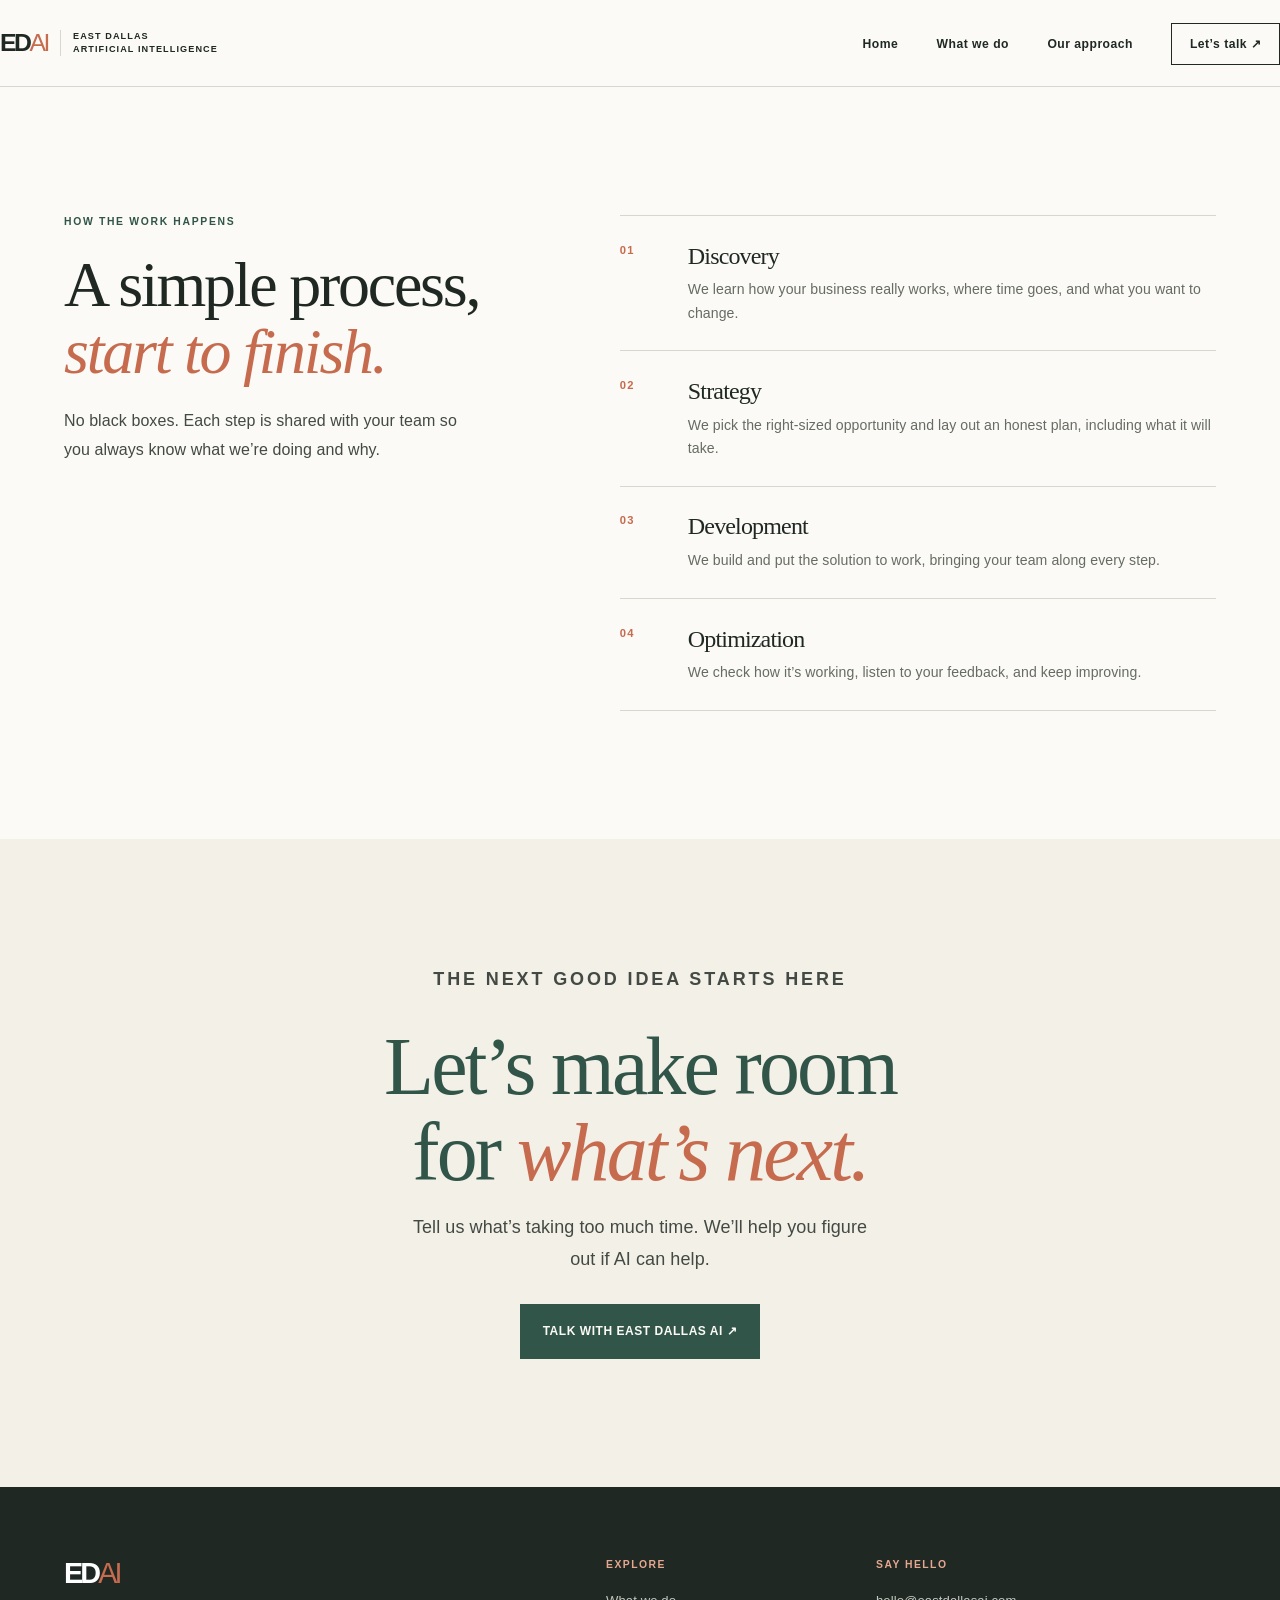
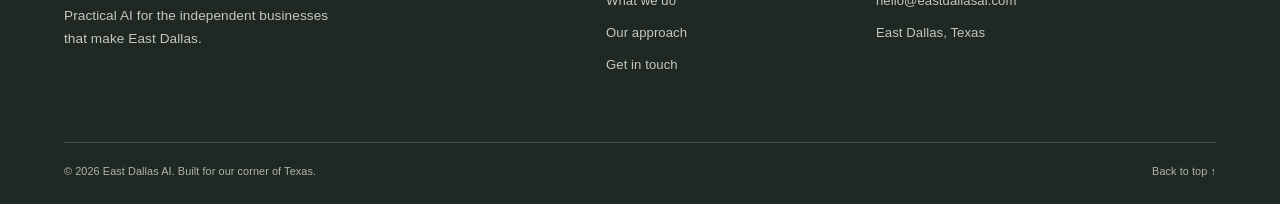
<file: docs/about.html>
<!DOCTYPE html>
<html lang="en">
<head>
    <meta charset="UTF-8">
    <meta name="viewport" content="width=device-width, initial-scale=1.0">
    <meta name="description" content="How East Dallas AI works with local businesses: listen first, make a clear plan, build it together, and keep improving.">
    <title>Our Approach — East Dallas AI</title>
    <link rel="preconnect" href="https://images.unsplash.com">
    <link rel="stylesheet" href="styles.css">
</head>
<body class="approach-page">
    <header class="site-header" id="top">
        <div class="container nav-wrapper">
            <a class="logo" href="index.html" aria-label="East Dallas AI home">
                <span class="logo-mark">ED<span>AI</span></span>
                <span class="logo-caption">East Dallas<br>Artificial Intelligence</span>
            </a>
            <button class="mobile-toggle" id="mobileToggle" aria-label="Open navigation" aria-expanded="false" aria-controls="navLinks">☰</button>
            <nav aria-label="Main navigation">
                <ul class="nav-links" id="navLinks">
                    <li><a href="index.html">Home</a></li>
                    <li><a href="what-we-do.html">What we do</a></li>
                    <li><a href="about.html" aria-current="page">Our approach</a></li>
                    <li><a href="mailto:hello@eastdallasai.com" class="cta-link">Let’s talk <span aria-hidden="true">↗</span></a></li>
                </ul>
            </nav>
        </div>
    </header>

    <main>
        <section class="process-section">
            <div class="container process-layout">
                <div>
                    <p class="eyebrow">How the work happens</p>
                    <h1>A simple process,<br><em>start to finish.</em></h1>
                    <p>No black boxes. Each step is shared with your team so you always know what we’re doing and why.</p>
                </div>
                <div class="process-list">
                    <article><span>01</span><div><h3>Discovery</h3><p>We learn how your business really works, where time goes, and what you want to change.</p></div></article>
                    <article><span>02</span><div><h3>Strategy</h3><p>We pick the right-sized opportunity and lay out an honest plan, including what it will take.</p></div></article>
                    <article><span>03</span><div><h3>Development</h3><p>We build and put the solution to work, bringing your team along every step.</p></div></article>
                    <article><span>04</span><div><h3>Optimization</h3><p>We check how it’s working, listen to your feedback, and keep improving.</p></div></article>
                </div>
            </div>
        </section>

        <section class="cta home-cta">
            <div class="container">
                <p class="eyebrow">The next good idea starts here</p>
                <h2>Let’s make room<br>for <em>what’s next.</em></h2>
                <p>Tell us what’s taking too much time. We’ll help you figure out if AI can help.</p>
                <a href="mailto:hello@eastdallasai.com" class="btn btn-primary">Talk with East Dallas AI <span aria-hidden="true">↗</span></a>
            </div>
        </section>
    </main>

    <footer class="footer">
        <div class="container">
            <div class="footer-content">
                <div class="footer-section footer-brand">
                    <a class="logo" href="index.html"><span class="logo-mark">ED<span>AI</span></span></a>
                    <p>Practical AI for the independent businesses that make East Dallas.</p>
                </div>
                <div class="footer-section"><h4>Explore</h4><ul>
                    <li><a href="what-we-do.html">What we do</a></li>
                    <li><a href="about.html" aria-current="page">Our approach</a></li>
                    <li><a href="mailto:hello@eastdallasai.com">Get in touch</a></li>
                </ul></div>
                <div class="footer-section"><h4>Say hello</h4><ul>
                    <li><a href="mailto:hello@eastdallasai.com">hello@eastdallasai.com</a></li>
                    <li><span>East Dallas, Texas</span></li>
                </ul></div>
            </div>
            <div class="footer-bottom"><p>&copy; 2026 East Dallas AI. Built for our corner of Texas.</p><a href="#top">Back to top ↑</a></div>
        </div>
    </footer>

    <script src="script.js"></script>
</body>
</html>
</file>
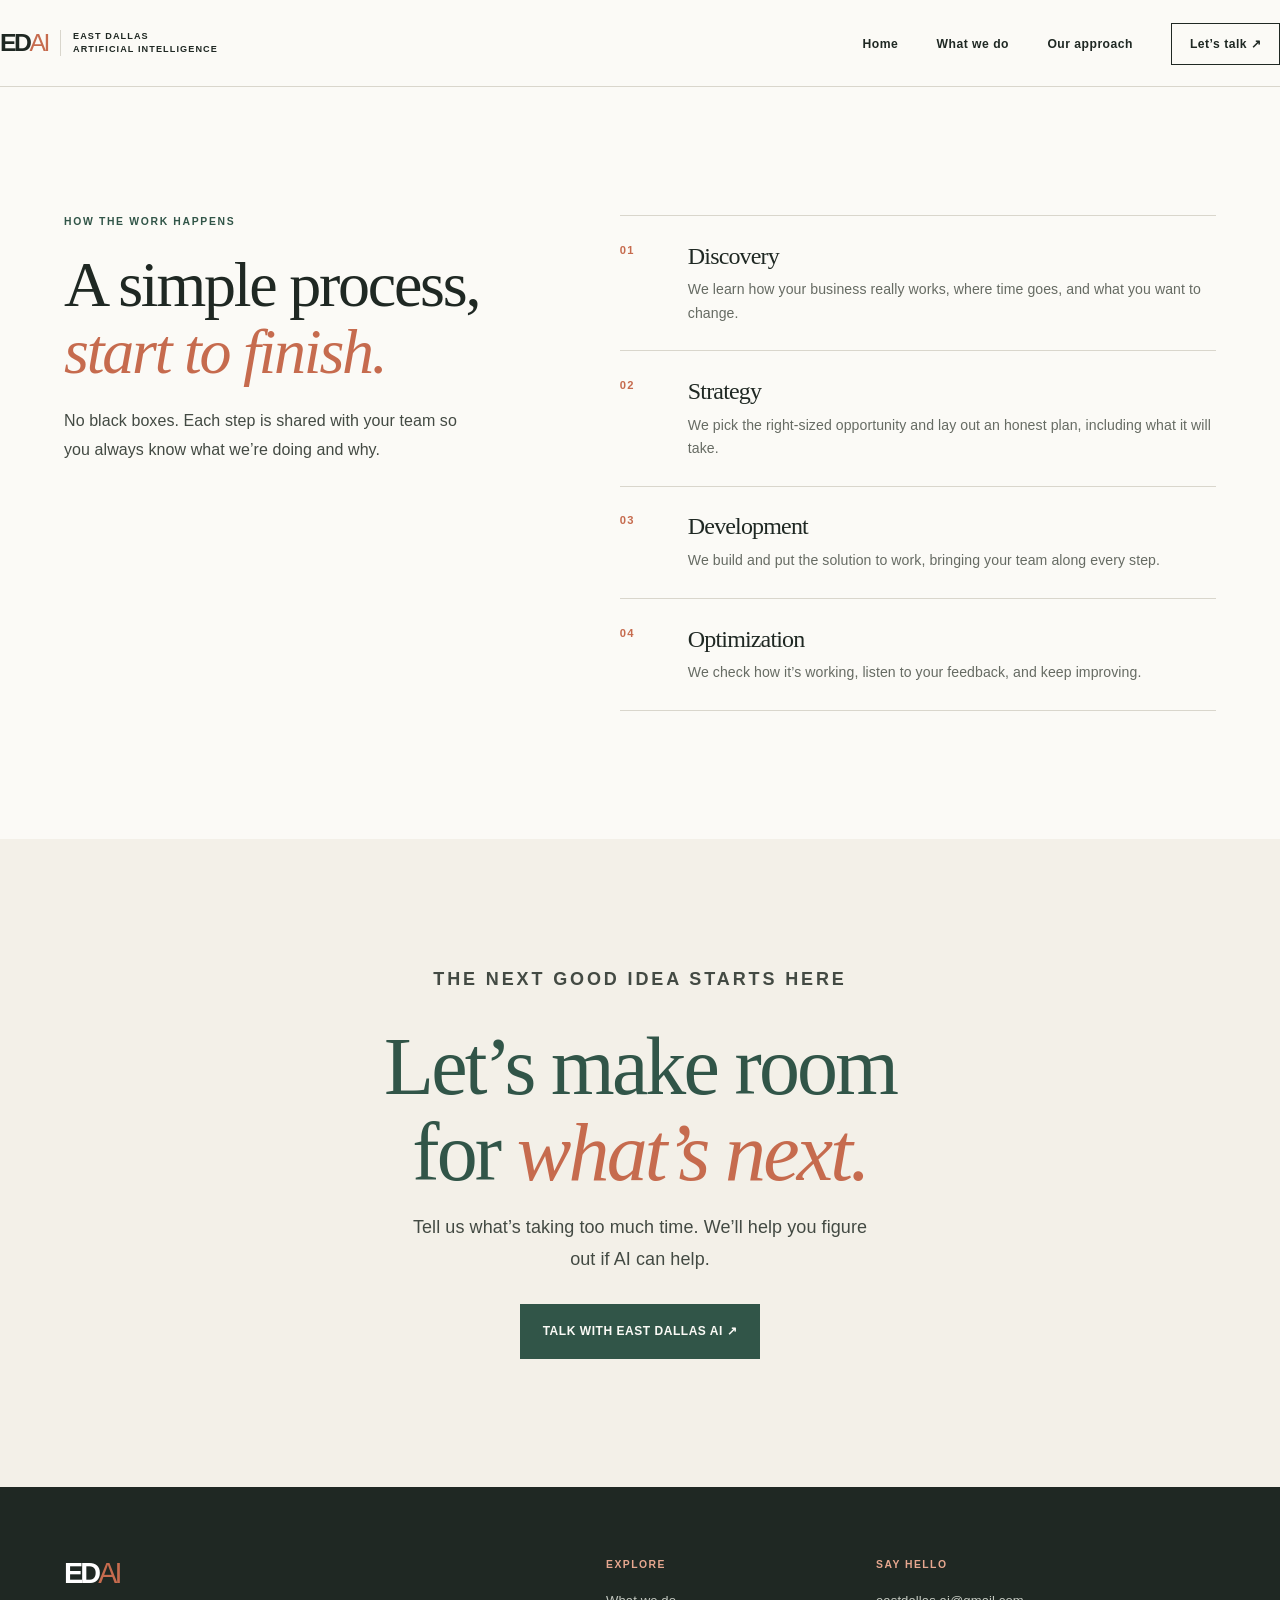
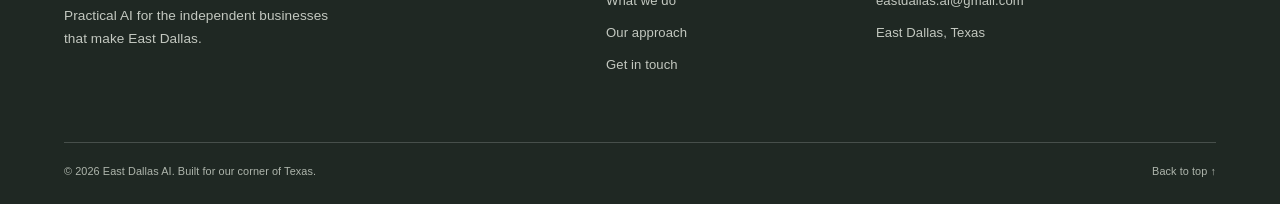
<file: docs/our-approach.html>
<!DOCTYPE html>
<html lang="en">
<head>
    <meta charset="UTF-8">
    <meta name="viewport" content="width=device-width, initial-scale=1.0">
    <meta name="description" content="How East Dallas AI works with local businesses: listen first, make a clear plan, build it together, and keep improving.">
    <title>Our Approach — East Dallas AI</title>
    <link rel="preconnect" href="https://images.unsplash.com">
    <link rel="icon" type="image/svg+xml" href="favicon.svg">
    <link rel="icon" type="image/png" sizes="48x48" href="favicon.png">
    <link rel="apple-touch-icon" href="apple-touch-icon.png">
    <link rel="stylesheet" href="styles.css">
</head>
<body class="approach-page">
    <header class="site-header" id="top">
        <div class="container nav-wrapper">
            <a class="logo" href="index.html" aria-label="East Dallas AI home">
                <span class="logo-mark">ED<span>AI</span></span>
                <span class="logo-caption">East Dallas<br>Artificial Intelligence</span>
            </a>
            <button class="mobile-toggle" id="mobileToggle" aria-label="Open navigation" aria-expanded="false" aria-controls="navLinks">☰</button>
            <nav aria-label="Main navigation">
                <ul class="nav-links" id="navLinks">
                    <li><a href="index.html">Home</a></li>
                    <li><a href="what-we-do.html">What we do</a></li>
                    <li><a href="our-approach.html" aria-current="page">Our approach</a></li>
                    <li><a href="mailto:eastdallas.ai@gmail.com" class="cta-link">Let’s talk <span aria-hidden="true">↗</span></a></li>
                </ul>
            </nav>
        </div>
    </header>

    <main>
        <section class="process-section">
            <div class="container process-layout">
                <div>
                    <p class="eyebrow">How the work happens</p>
                    <h1>A simple process,<br><em>start to finish.</em></h1>
                    <p>No black boxes. Each step is shared with your team so you always know what we’re doing and why.</p>
                </div>
                <div class="process-list">
                    <article><span>01</span><div><h3>Discovery</h3><p>We learn how your business really works, where time goes, and what you want to change.</p></div></article>
                    <article><span>02</span><div><h3>Strategy</h3><p>We pick the right-sized opportunity and lay out an honest plan, including what it will take.</p></div></article>
                    <article><span>03</span><div><h3>Development</h3><p>We build and put the solution to work, bringing your team along every step.</p></div></article>
                    <article><span>04</span><div><h3>Optimization</h3><p>We check how it’s working, listen to your feedback, and keep improving.</p></div></article>
                </div>
            </div>
        </section>

        <section class="cta home-cta">
            <div class="container">
                <p class="eyebrow">The next good idea starts here</p>
                <h2>Let’s make room<br>for <em>what’s next.</em></h2>
                <p>Tell us what’s taking too much time. We’ll help you figure out if AI can help.</p>
                <a href="mailto:eastdallas.ai@gmail.com" class="btn btn-primary">Talk with East Dallas AI <span aria-hidden="true">↗</span></a>
            </div>
        </section>
    </main>

    <footer class="footer">
        <div class="container">
            <div class="footer-content">
                <div class="footer-section footer-brand">
                    <a class="logo" href="index.html"><span class="logo-mark">ED<span>AI</span></span></a>
                    <p>Practical AI for the independent businesses that make East Dallas.</p>
                </div>
                <div class="footer-section"><h4>Explore</h4><ul>
                    <li><a href="what-we-do.html">What we do</a></li>
                    <li><a href="our-approach.html" aria-current="page">Our approach</a></li>
                    <li><a href="mailto:eastdallas.ai@gmail.com">Get in touch</a></li>
                </ul></div>
                <div class="footer-section"><h4>Say hello</h4><ul>
                    <li><a href="mailto:eastdallas.ai@gmail.com">eastdallas.ai@gmail.com</a></li>
                    <li><span>East Dallas, Texas</span></li>
                </ul></div>
            </div>
            <div class="footer-bottom"><p>&copy; 2026 East Dallas AI. Built for our corner of Texas.</p><a href="#top">Back to top ↑</a></div>
        </div>
    </footer>

    <script src="script.js"></script>
</body>
</html>
</file>
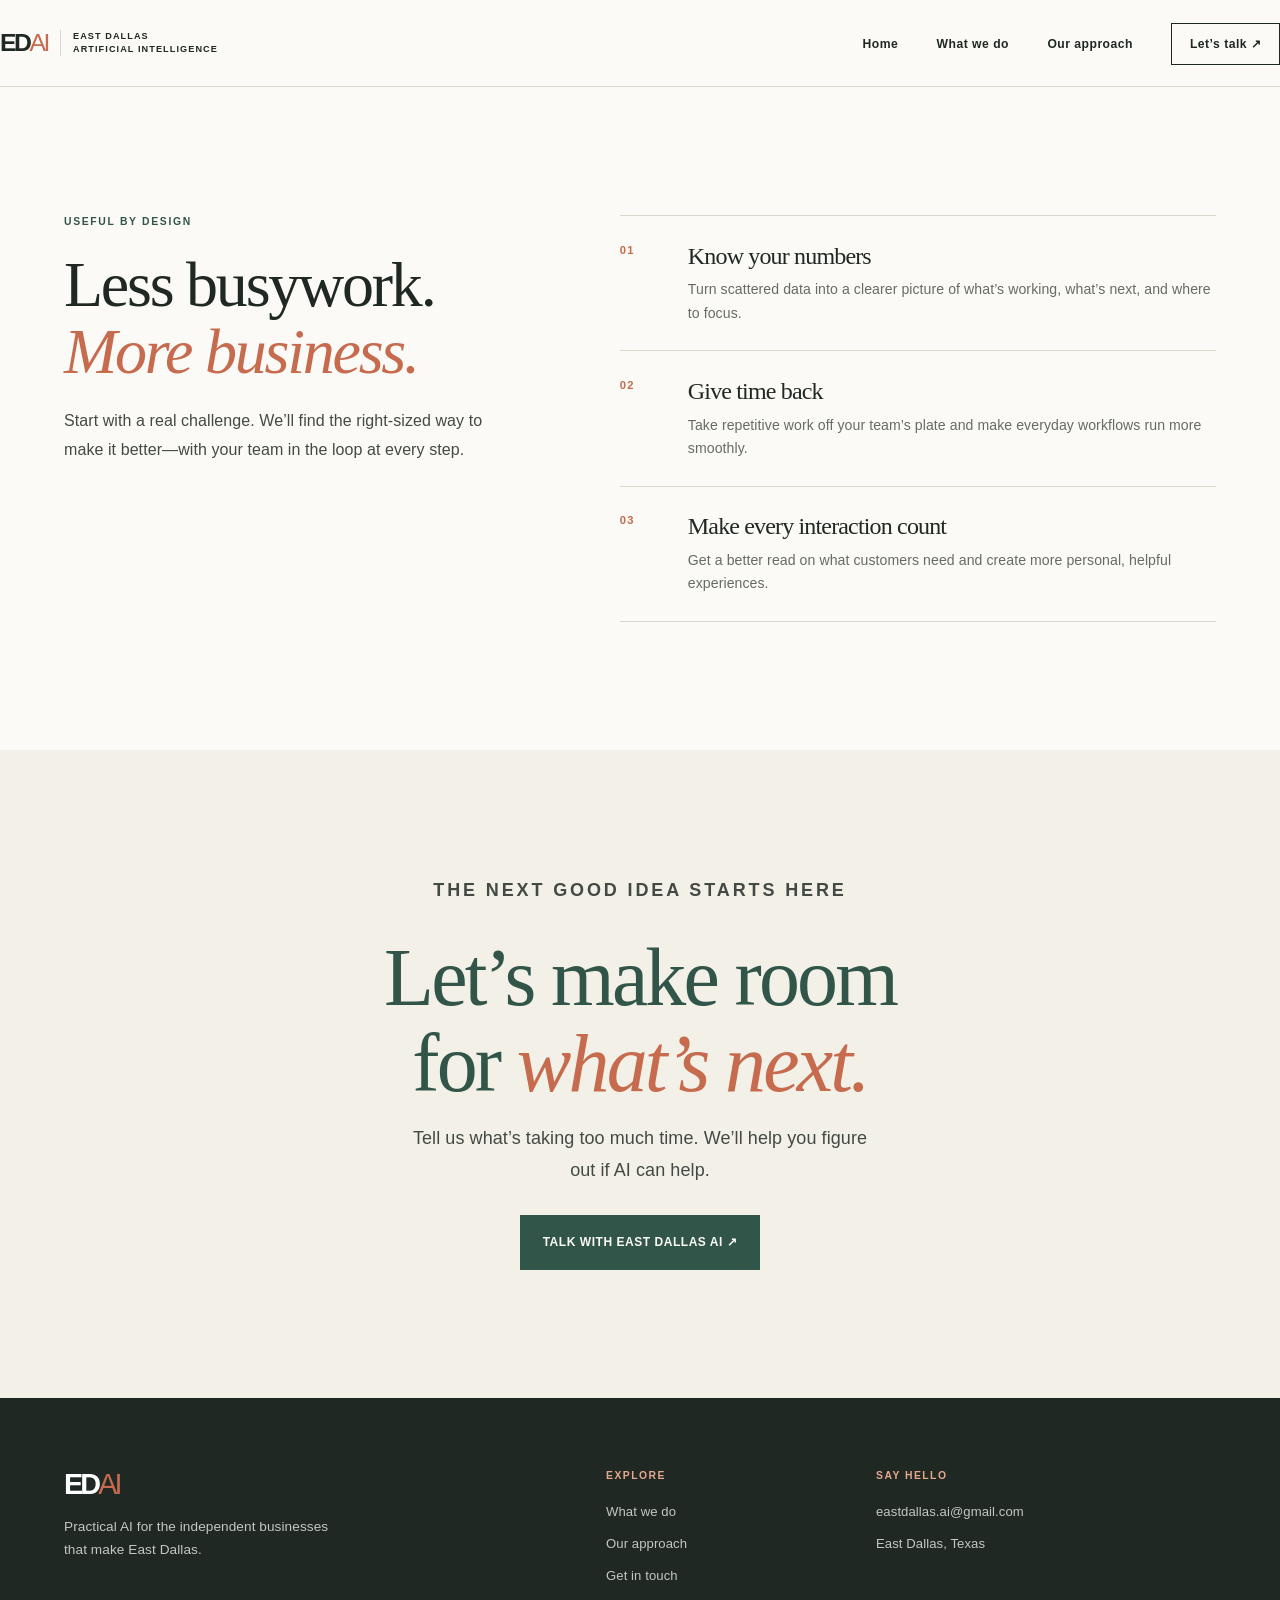
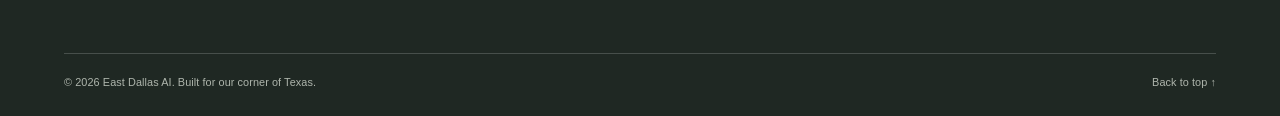
<file: docs/what-we-do.html>
<!DOCTYPE html>
<html lang="en">
<head>
    <meta charset="UTF-8">
    <meta name="viewport" content="width=device-width, initial-scale=1.0">
    <meta name="description" content="Practical AI for local businesses: know your numbers, give time back, and make every customer interaction count.">
    <title>What We Do — East Dallas AI</title>
    <link rel="preconnect" href="https://images.unsplash.com">
    <link rel="icon" type="image/svg+xml" href="favicon.svg">
    <link rel="icon" type="image/png" sizes="48x48" href="favicon.png">
    <link rel="apple-touch-icon" href="apple-touch-icon.png">
    <link rel="stylesheet" href="styles.css">
</head>
<body class="what-we-do-page">
    <header class="site-header" id="top">
        <div class="container nav-wrapper">
            <a class="logo" href="index.html" aria-label="East Dallas AI home">
                <span class="logo-mark">ED<span>AI</span></span>
                <span class="logo-caption">East Dallas<br>Artificial Intelligence</span>
            </a>
            <button class="mobile-toggle" id="mobileToggle" aria-label="Open navigation" aria-expanded="false" aria-controls="navLinks">☰</button>
            <nav aria-label="Main navigation">
                <ul class="nav-links" id="navLinks">
                    <li><a href="index.html">Home</a></li>
                    <li><a href="what-we-do.html" aria-current="page">What we do</a></li>
                    <li><a href="our-approach.html">Our approach</a></li>
                    <li><a href="mailto:eastdallas.ai@gmail.com" class="cta-link">Let’s talk <span aria-hidden="true">↗</span></a></li>
                </ul>
            </nav>
        </div>
    </header>

    <main>
        <section class="process-section">
            <div class="container process-layout">
                <div>
                    <p class="eyebrow">Useful by design</p>
                    <h1>Less busywork.<br><em>More business.</em></h1>
                    <p>Start with a real challenge. We’ll find the right-sized way to make it better—with your team in the loop at every step.</p>
                </div>
                <div class="process-list">
                    <article><span>01</span><div><h3>Know your numbers</h3><p>Turn scattered data into a clearer picture of what’s working, what’s next, and where to focus.</p></div></article>
                    <article><span>02</span><div><h3>Give time back</h3><p>Take repetitive work off your team’s plate and make everyday workflows run more smoothly.</p></div></article>
                    <article><span>03</span><div><h3>Make every interaction count</h3><p>Get a better read on what customers need and create more personal, helpful experiences.</p></div></article>
                </div>
            </div>
        </section>

        <section class="cta home-cta">
            <div class="container">
                <p class="eyebrow">The next good idea starts here</p>
                <h2>Let’s make room<br>for <em>what’s next.</em></h2>
                <p>Tell us what’s taking too much time. We’ll help you figure out if AI can help.</p>
                <a href="mailto:eastdallas.ai@gmail.com" class="btn btn-primary">Talk with East Dallas AI <span aria-hidden="true">↗</span></a>
            </div>
        </section>
    </main>

    <footer class="footer">
        <div class="container">
            <div class="footer-content">
                <div class="footer-section footer-brand">
                    <a class="logo" href="index.html"><span class="logo-mark">ED<span>AI</span></span></a>
                    <p>Practical AI for the independent businesses that make East Dallas.</p>
                </div>
                <div class="footer-section"><h4>Explore</h4><ul>
                    <li><a href="what-we-do.html" aria-current="page">What we do</a></li>
                    <li><a href="our-approach.html">Our approach</a></li>
                    <li><a href="mailto:eastdallas.ai@gmail.com">Get in touch</a></li>
                </ul></div>
                <div class="footer-section"><h4>Say hello</h4><ul>
                    <li><a href="mailto:eastdallas.ai@gmail.com">eastdallas.ai@gmail.com</a></li>
                    <li><span>East Dallas, Texas</span></li>
                </ul></div>
            </div>
            <div class="footer-bottom"><p>&copy; 2026 East Dallas AI. Built for our corner of Texas.</p><a href="#top">Back to top ↑</a></div>
        </div>
    </footer>

    <script src="script.js"></script>
</body>
</html>
</file>
<file: docs/styles.css>
/* ===========================
   Global Styles & Variables
   =========================== */

:root {
    --color-primary: #003DA5;      /* Texas Blue */
    --color-accent: #BF0A30;       /* Texas Red */
    --color-light: #F5F5F5;        /* Off White */
    --color-white: #FFFFFF;
    --color-dark: #1A1A1A;
    --color-text: #333333;
    --color-border: #E0E0E0;
    
    --spacing-xs: 0.5rem;
    --spacing-sm: 1rem;
    --spacing-md: 1.5rem;
    --spacing-lg: 2rem;
    --spacing-xl: 3rem;
    --spacing-2xl: 4rem;
    
    --font-sans: -apple-system, BlinkMacSystemFont, 'Segoe UI', Roboto, 'Helvetica Neue', Arial, sans-serif;
    --font-size-sm: 0.875rem;
    --font-size-base: 1rem;
    --font-size-lg: 1.125rem;
    --font-size-xl: 1.5rem;
    --font-size-2xl: 2rem;
    --font-size-3xl: 2.5rem;
    
    --transition: all 0.3s ease;
}

* {
    margin: 0;
    padding: 0;
    box-sizing: border-box;
}

html {
    scroll-behavior: smooth;
}

body {
    font-family: var(--font-sans);
    font-size: var(--font-size-base);
    line-height: 1.6;
    color: var(--color-text);
    background-color: var(--color-white);
}

/* ===========================
   Typography
   =========================== */

h1, h2, h3, h4, h5, h6 {
    font-weight: 700;
    line-height: 1.2;
    margin-bottom: var(--spacing-md);
    color: var(--color-dark);
}

h1 {
    font-size: var(--font-size-3xl);
}

h2 {
    font-size: var(--font-size-2xl);
}

h3 {
    font-size: var(--font-size-xl);
}

p {
    margin-bottom: var(--spacing-md);
}

a {
    color: var(--color-primary);
    text-decoration: none;
    transition: var(--transition);
}

a:hover {
    color: var(--color-accent);
}

/* ===========================
   Container & Layout
   =========================== */

.container {
    max-width: 1200px;
    margin: 0 auto;
    padding: 0 var(--spacing-md);
}

/* ===========================
   Navigation
   =========================== */

.navbar {
    background-color: var(--color-white);
    box-shadow: 0 2px 8px rgba(0, 0, 0, 0.1);
    position: sticky;
    top: 0;
    z-index: 1000;
}

.nav-wrapper {
    display: flex;
    justify-content: space-between;
    align-items: center;
    padding: var(--spacing-md) 0;
}

.logo h1 {
    font-size: var(--font-size-xl);
    color: var(--color-primary);
    margin: 0;
}

.nav-links {
    display: flex;
    list-style: none;
    gap: var(--spacing-lg);
}

.nav-links a {
    font-weight: 600;
    color: var(--color-text);
    transition: var(--transition);
}

.nav-links a:hover {
    color: var(--color-primary);
}

.nav-links .cta-link {
    background-color: var(--color-accent);
    color: var(--color-white);
    padding: var(--spacing-sm) var(--spacing-lg);
    border-radius: 4px;
    transition: var(--transition);
}

.nav-links .cta-link:hover {
    background-color: var(--color-primary);
    color: var(--color-white);
}

.mobile-toggle {
    display: none;
    background: none;
    border: none;
    font-size: var(--font-size-xl);
    cursor: pointer;
    color: var(--color-primary);
}

/* ===========================
   Hero Section
   =========================== */

.hero {
    background: linear-gradient(135deg, var(--color-primary) 0%, #002060 100%);
    color: var(--color-white);
    padding: var(--spacing-2xl) 0;
    text-align: center;
}

.hero-content h1 {
    color: var(--color-white);
    margin-bottom: var(--spacing-md);
    font-size: clamp(var(--font-size-2xl), 5vw, 3.5rem);
}

.hero-content p {
    font-size: var(--font-size-lg);
    margin-bottom: var(--spacing-lg);
    max-width: 600px;
    margin-left: auto;
    margin-right: auto;
}

/* ===========================
   Buttons
   =========================== */

.btn {
    display: inline-block;
    padding: var(--spacing-sm) var(--spacing-lg);
    border-radius: 4px;
    font-weight: 600;
    transition: var(--transition);
    cursor: pointer;
    border: 2px solid transparent;
    text-align: center;
}

.btn-primary {
    background-color: var(--color-accent);
    color: var(--color-white);
}

.btn-primary:hover {
    background-color: #A00828;
    transform: translateY(-2px);
}

.btn-secondary {
    background-color: var(--color-primary);
    color: var(--color-white);
}

.btn-secondary:hover {
    background-color: #002060;
    transform: translateY(-2px);
}

.btn-outline {
    border: 2px solid var(--color-primary);
    color: var(--color-primary);
    background-color: transparent;
}

.btn-outline:hover {
    background-color: var(--color-primary);
    color: var(--color-white);
}

/* ===========================
   Sections
   =========================== */

section {
    padding: var(--spacing-2xl) 0;
}

.section-subtitle {
    font-size: var(--font-size-lg);
    color: var(--color-primary);
    text-align: center;
    margin-bottom: var(--spacing-xl);
}

/* ===========================
   Solutions Section
   =========================== */

.solutions {
    background-color: var(--color-light);
}

.solutions h2 {
    text-align: center;
}

.solutions-grid {
    display: grid;
    grid-template-columns: repeat(auto-fit, minmax(260px, 1fr));
    gap: var(--spacing-lg);
    margin-top: var(--spacing-xl);
}

.solution-card {
    background-color: var(--color-white);
    padding: var(--spacing-lg);
    border-radius: 8px;
    box-shadow: 0 4px 12px rgba(0, 0, 0, 0.08);
    transition: var(--transition);
    border-top: 4px solid var(--color-primary);
    text-align: center;
}

.solution-card:hover {
    box-shadow: 0 8px 20px rgba(0, 0, 0, 0.12);
    transform: translateY(-4px);
}

.card-icon {
    font-size: 3rem;
    margin-bottom: var(--spacing-md);
}

.solution-card h3 {
    color: var(--color-primary);
}

.solution-card a {
    color: var(--color-accent);
    font-weight: 600;
    display: inline-block;
    margin-top: var(--spacing-md);
}

.solution-card a:hover {
    color: var(--color-primary);
}

/* ===========================
   How It Works Section
   =========================== */

.how-it-works {
    background-color: var(--color-white);
}

.how-it-works h2 {
    text-align: center;
}

.process-steps {
    display: flex;
    flex-wrap: wrap;
    justify-content: center;
    align-items: center;
    gap: var(--spacing-lg);
    margin-top: var(--spacing-xl);
}

.step {
    flex: 1;
    min-width: 200px;
    max-width: 250px;
    text-align: center;
    padding: var(--spacing-lg);
}

.step-number {
    display: inline-flex;
    align-items: center;
    justify-content: center;
    width: 60px;
    height: 60px;
    background-color: var(--color-primary);
    color: var(--color-white);
    border-radius: 50%;
    font-size: var(--font-size-2xl);
    font-weight: 700;
    margin-bottom: var(--spacing-md);
}

.step h3 {
    color: var(--color-primary);
    margin-bottom: var(--spacing-md);
}

.step-arrow {
    font-size: 2rem;
    color: var(--color-primary);
    display: none;
}

/* ===========================
   Impact Section
   =========================== */

.impact {
    background: linear-gradient(135deg, var(--color-primary) 0%, #002060 100%);
    color: var(--color-white);
}

.impact h2 {
    color: var(--color-white);
    text-align: center;
}

.impact .section-subtitle {
    color: var(--color-light);
}

.impact-grid {
    display: grid;
    grid-template-columns: repeat(auto-fit, minmax(220px, 1fr));
    gap: var(--spacing-lg);
    margin-top: var(--spacing-xl);
}

.impact-card {
    background-color: rgba(255, 255, 255, 0.1);
    padding: var(--spacing-lg);
    border-radius: 8px;
    text-align: center;
    border: 1px solid rgba(255, 255, 255, 0.2);
    backdrop-filter: blur(10px);
}

.impact-stat {
    font-size: 2.5rem;
    font-weight: 700;
    color: var(--color-accent);
    margin-bottom: var(--spacing-md);
}

.impact-card p {
    font-size: var(--font-size-lg);
    margin-bottom: 0;
}

/* ===========================
   CTA Section
   =========================== */

.cta {
    background-color: var(--color-light);
    text-align: center;
    padding: var(--spacing-2xl) 0;
}

.cta h2 {
    color: var(--color-primary);
}

.cta p {
    font-size: var(--font-size-lg);
    color: var(--color-text);
    margin-bottom: var(--spacing-lg);
}

/* ===========================
   Footer
   =========================== */

.footer {
    background-color: var(--color-dark);
    color: var(--color-light);
    padding: var(--spacing-2xl) 0 var(--spacing-lg);
}

.footer-content {
    display: grid;
    grid-template-columns: repeat(auto-fit, minmax(200px, 1fr));
    gap: var(--spacing-lg);
    margin-bottom: var(--spacing-2xl);
}

.footer-section h4 {
    color: var(--color-accent);
    margin-bottom: var(--spacing-md);
}

.footer-section ul {
    list-style: none;
}

.footer-section ul li {
    margin-bottom: var(--spacing-sm);
}

.footer-section a {
    color: var(--color-light);
    transition: var(--transition);
}

.footer-section a:hover {
    color: var(--color-accent);
}

.footer-bottom {
    border-top: 1px solid rgba(255, 255, 255, 0.1);
    padding-top: var(--spacing-lg);
    text-align: center;
    color: var(--color-light);
}

/* ===========================
   Forms
   =========================== */

.form-group {
    margin-bottom: var(--spacing-lg);
}

.form-group label {
    display: block;
    margin-bottom: var(--spacing-sm);
    font-weight: 600;
    color: var(--color-primary);
}

.form-group input,
.form-group textarea,
.form-group select {
    width: 100%;
    padding: var(--spacing-sm);
    border: 1px solid var(--color-border);
    border-radius: 4px;
    font-family: var(--font-sans);
    font-size: var(--font-size-base);
    transition: var(--transition);
}

.form-group input:focus,
.form-group textarea:focus,
.form-group select:focus {
    outline: none;
    border-color: var(--color-primary);
    box-shadow: 0 0 0 3px rgba(0, 61, 165, 0.1);
}

.form-group textarea {
    resize: vertical;
    min-height: 120px;
}

.form-container {
    max-width: 600px;
    margin: 0 auto;
}

.checkbox-group {
    display: flex;
    flex-direction: column;
    gap: var(--spacing-md);
}

.checkbox-label {
    display: flex;
    align-items: center;
    font-weight: 400;
    color: var(--color-text);
    cursor: pointer;
}

.checkbox-label input {
    width: auto;
    margin-right: var(--spacing-sm);
    margin-bottom: 0;
    cursor: pointer;
}

.form-note {
    font-size: var(--font-size-sm);
    color: #666;
    margin-top: var(--spacing-md);
}

/* ===========================
   Contact Page Styles
   =========================== */

.contact-section {
    background-color: var(--color-white);
}

.contact-wrapper {
    display: grid;
    grid-template-columns: 1fr 1fr;
    gap: var(--spacing-2xl);
    margin-top: var(--spacing-xl);
}

.contact-info h2 {
    color: var(--color-primary);
    margin-bottom: var(--spacing-lg);
}

.info-item {
    margin-bottom: var(--spacing-2xl);
}

.info-item h3 {
    color: var(--color-accent);
    font-size: var(--font-size-lg);
    margin-bottom: var(--spacing-md);
}

.info-item p {
    margin-bottom: 0;
    line-height: 1.8;
}

.info-item a {
    color: var(--color-primary);
}

.info-item a:hover {
    color: var(--color-accent);
}

.social-links {
    display: flex;
    gap: var(--spacing-md);
}

.social-link {
    display: inline-block;
    padding: var(--spacing-sm) var(--spacing-lg);
    background-color: var(--color-light);
    border-radius: 4px;
    transition: var(--transition);
}

.social-link:hover {
    background-color: var(--color-primary);
    color: var(--color-white);
}

.contact-form-wrapper h2 {
    color: var(--color-primary);
    margin-bottom: var(--spacing-md);
}

.contact-form-wrapper p {
    margin-bottom: var(--spacing-lg);
}

/* ===========================
   Services Page Styles
   =========================== */

.services-detail {
    background-color: var(--color-white);
}

.service-item {
    margin-bottom: var(--spacing-2xl);
    padding: var(--spacing-2xl);
    background-color: var(--color-light);
    border-radius: 8px;
}

.service-header {
    display: flex;
    align-items: center;
    gap: var(--spacing-lg);
    margin-bottom: var(--spacing-lg);
}

.service-icon {
    font-size: 3rem;
    flex-shrink: 0;
}

.service-item h2 {
    color: var(--color-primary);
    margin-bottom: 0;
}

.service-content h3 {
    color: var(--color-accent);
    margin-top: var(--spacing-lg);
    margin-bottom: var(--spacing-md);
    font-size: var(--font-size-lg);
}

.service-features {
    list-style: none;
    margin-bottom: var(--spacing-lg);
}

.service-features li {
    padding: var(--spacing-sm) 0;
    padding-left: var(--spacing-lg);
    position: relative;
}

.service-features li:before {
    content: "✓";
    position: absolute;
    left: 0;
    color: var(--color-accent);
    font-weight: bold;
}

.service-divider {
    border: none;
    border-top: 2px solid var(--color-border);
    margin: var(--spacing-xl) 0;
}

.implementation {
    background-color: var(--color-light);
}

.implementation-grid {
    display: grid;
    grid-template-columns: repeat(auto-fit, minmax(250px, 1fr));
    gap: var(--spacing-lg);
    margin-top: var(--spacing-xl);
}

.impl-card {
    background-color: var(--color-white);
    padding: var(--spacing-lg);
    border-radius: 8px;
    border-left: 4px solid var(--color-accent);
    box-shadow: 0 4px 12px rgba(0, 0, 0, 0.08);
}

.impl-card h3 {
    color: var(--color-primary);
    margin-bottom: var(--spacing-md);
}

.pricing {
    background-color: var(--color-white);
}

.pricing-grid {
    display: grid;
    grid-template-columns: repeat(auto-fit, minmax(300px, 1fr));
    gap: var(--spacing-lg);
    margin-top: var(--spacing-xl);
}

.pricing-card {
    background-color: var(--color-light);
    padding: var(--spacing-2xl);
    border-radius: 8px;
    border: 2px solid var(--color-border);
    text-align: center;
    transition: var(--transition);
    position: relative;
}

.pricing-card:hover {
    transform: translateY(-8px);
    box-shadow: 0 12px 32px rgba(0, 0, 0, 0.12);
}

.pricing-card.featured {
    border-color: var(--color-accent);
    background: linear-gradient(135deg, var(--color-light) 0%, rgba(191, 10, 48, 0.05) 100%);
}

.pricing-card h3 {
    color: var(--color-primary);
    margin-bottom: var(--spacing-md);
}

.price {
    font-size: 2.5rem;
    font-weight: 700;
    color: var(--color-accent);
    margin-bottom: var(--spacing-sm);
}

.price span {
    font-size: 1rem;
    color: var(--color-text);
}

.badge {
    position: absolute;
    top: -12px;
    left: 50%;
    transform: translateX(-50%);
    background-color: var(--color-accent);
    color: var(--color-white);
    padding: var(--spacing-xs) var(--spacing-lg);
    border-radius: 20px;
    font-size: var(--font-size-sm);
    font-weight: 600;
}

.pricing-features {
    list-style: none;
    margin: var(--spacing-lg) 0;
    text-align: left;
}

.pricing-features li {
    padding: var(--spacing-sm) 0;
    border-bottom: 1px solid var(--color-border);
}

.pricing-features li:last-child {
    border-bottom: none;
}

/* ===========================
   About Page Styles
   =========================== */

.about-section {
    background-color: var(--color-white);
}

.about-section h2 {
    color: var(--color-primary);
    text-align: center;
    margin-bottom: var(--spacing-lg);
}

.about-section p {
    max-width: 800px;
    margin-left: auto;
    margin-right: auto;
    text-align: center;
}

.values-grid {
    display: grid;
    grid-template-columns: repeat(auto-fit, minmax(300px, 1fr));
    gap: var(--spacing-lg);
    margin-top: var(--spacing-xl);
}

.value-card {
    background-color: var(--color-white);
    padding: var(--spacing-lg);
    border-radius: 8px;
    box-shadow: 0 4px 12px rgba(0, 0, 0, 0.08);
    border-top: 4px solid var(--color-accent);
    transition: var(--transition);
    text-align: center;
}

.value-card:hover {
    transform: translateY(-4px);
    box-shadow: 0 8px 20px rgba(0, 0, 0, 0.12);
}

.value-card h3 {
    color: var(--color-primary);
    margin-bottom: var(--spacing-md);
    text-align: center;
}

.comparison-grid {
    display: grid;
    grid-template-columns: repeat(auto-fit, minmax(280px, 1fr));
    gap: var(--spacing-lg);
    margin-top: var(--spacing-xl);
}

.comparison-item {
    background-color: var(--color-light);
    padding: var(--spacing-lg);
    border-radius: 8px;
    border-left: 4px solid var(--color-primary);
}

.comparison-item h3 {
    color: var(--color-accent);
    margin-bottom: var(--spacing-md);
}

.process-detailed {
    display: grid;
    grid-template-columns: repeat(auto-fit, minmax(240px, 1fr));
    gap: var(--spacing-lg);
    margin-top: var(--spacing-xl);
}

.process-step {
    background-color: var(--color-white);
    padding: var(--spacing-lg);
    border-radius: 8px;
    text-align: center;
    box-shadow: 0 4px 12px rgba(0, 0, 0, 0.08);
}

.process-number {
    display: inline-flex;
    align-items: center;
    justify-content: center;
    width: 50px;
    height: 50px;
    background-color: var(--color-accent);
    color: var(--color-white);
    border-radius: 50%;
    font-size: var(--font-size-xl);
    font-weight: 700;
    margin-bottom: var(--spacing-md);
}

.process-step h3 {
    color: var(--color-primary);
    margin-bottom: var(--spacing-md);
}

.faq-section {
    background-color: var(--color-light);
}

.faq-section h2 {
    text-align: center;
    color: var(--color-primary);
}

.faq-grid {
    display: grid;
    grid-template-columns: repeat(auto-fit, minmax(300px, 1fr));
    gap: var(--spacing-lg);
    margin-top: var(--spacing-xl);
}

.faq-item {
    background-color: var(--color-white);
    padding: var(--spacing-lg);
    border-radius: 8px;
    box-shadow: 0 2px 8px rgba(0, 0, 0, 0.06);
}

.faq-item h3 {
    color: var(--color-primary);
    margin-bottom: var(--spacing-md);
    font-size: var(--font-size-lg);
}

.faq-item p {
    margin-bottom: 0;
    color: var(--color-text);
}

/* ===========================
   Responsive Design
   =========================== */

@media (max-width: 768px) {
    .mobile-toggle {
        display: block;
    }

    .nav-links {
        display: none;
        position: absolute;
        top: 70px;
        left: 0;
        right: 0;
        flex-direction: column;
        background-color: var(--color-white);
        padding: var(--spacing-lg);
        box-shadow: 0 4px 12px rgba(0, 0, 0, 0.1);
        gap: var(--spacing-md);
    }

    .nav-links.active {
        display: flex;
    }

    .nav-links li {
        width: 100%;
    }

    .nav-links a {
        display: block;
        padding: var(--spacing-sm);
    }

    .nav-links .cta-link {
        text-align: center;
    }

    .hero-content h1 {
        font-size: var(--font-size-2xl);
    }

    .hero-content p {
        font-size: var(--font-size-base);
    }

    .process-steps {
        flex-direction: column;
    }

    .step-arrow {
        display: none;
    }

    .step {
        min-width: 100%;
        max-width: 100%;
    }

    section {
        padding: var(--spacing-xl) 0;
    }

    h1 {
        font-size: var(--font-size-2xl);
    }

    h2 {
        font-size: var(--font-size-xl);
    }

    .contact-wrapper {
        grid-template-columns: 1fr;
        gap: var(--spacing-lg);
    }

    .service-header {
        flex-direction: column;
        text-align: center;
    }
}

@media (max-width: 480px) {
    .container {
        padding: 0 var(--spacing-sm);
    }

    .solutions-grid {
        grid-template-columns: 1fr;
    }

    .impact-grid {
        grid-template-columns: 1fr;
    }

    .footer-content {
        grid-template-columns: 1fr;
    }

    .pricing-grid {
        grid-template-columns: 1fr;
    }

    .values-grid {
        grid-template-columns: 1fr;
    }

    .comparison-grid {
        grid-template-columns: 1fr;
    }

    .faq-grid {
        grid-template-columns: 1fr;
    }

    .price {
        font-size: 2rem;
    }
}

/* ===========================
   East Dallas Editorial Refresh
   =========================== */

:root {
    --color-primary: #315548;
    --color-accent: #c66b4e;
    --color-light: #f3f0e8;
    --color-white: #fbfaf6;
    --color-dark: #1f2823;
    --color-text: #434a43;
    --color-border: #d9d6cc;
    --font-sans: "Avenir Next", Avenir, "Segoe UI", sans-serif;
    --font-serif: "Iowan Old Style", "Palatino Linotype", "Book Antiqua", Georgia, serif;
    --transition: all 0.25s ease;
    --color-hero-title: #1A1A1A;
}

body {
    background: var(--color-white);
    color: var(--color-text);
    letter-spacing: 0.005em;
}

h1, h2, h3, h4, h5, h6 {
    color: var(--color-dark);
    letter-spacing: -0.035em;
}

h1, h2 {
    font-family: var(--font-serif);
    font-weight: 400;
}

h1 em, h2 em {
    color: var(--color-primary);
    font-weight: 400;
}

a {
    color: var(--color-primary);
}

.container {
    max-width: 1320px;
    padding-right: clamp(1.25rem, 5vw, 5rem);
    padding-left: clamp(1.25rem, 5vw, 5rem);
}

.navbar, .site-header {
    position: sticky;
    top: 0;
    z-index: 1000;
    background: var(--color-white);
    box-shadow: none;
    border-bottom: 1px solid var(--color-border);
}

.site-header .nav-wrapper,
.navbar .nav-wrapper {
    display: flex;
    min-height: 86px;
    justify-content: space-between;
    align-items: center;
    padding: 0;
}

.logo {
    display: inline-flex;
    align-items: center;
    gap: 0.75rem;
    color: var(--color-dark);
}

.logo:hover {
    color: var(--color-dark);
}

.logo-mark {
    display: inline-block;
    font-size: 1.55rem;
    font-weight: 800;
    letter-spacing: -0.1em;
    line-height: 1;
}

.logo-mark > span {
    color: var(--color-accent);
    font-weight: 500;
}

.logo-caption {
    border-left: 1px solid var(--color-border);
    padding-left: 0.75rem;
    font-size: 0.57rem;
    font-weight: 700;
    letter-spacing: 0.12em;
    line-height: 1.4;
    text-transform: uppercase;
}

.navbar .logo h1 {
    font: 800 1.35rem/1 var(--font-sans);
    letter-spacing: -0.08em;
    color: var(--color-dark);
}

.nav-links {
    align-items: center;
    gap: clamp(1.25rem, 3vw, 3rem);
}

.nav-links a {
    color: var(--color-dark);
    font-size: 0.76rem;
    font-weight: 650;
    letter-spacing: 0.04em;
}

.nav-links a:hover {
    color: var(--color-accent);
}

.nav-links .cta-link {
    border: 1px solid var(--color-dark);
    border-radius: 0;
    background: transparent;
    color: var(--color-dark);
    padding: 0.8rem 1.1rem;
}

.nav-links .cta-link:hover {
    border-color: var(--color-primary);
    background: var(--color-primary);
    color: var(--color-white);
}

.mobile-toggle {
    color: var(--color-dark);
}

.hero {
    background: var(--color-light);
    color: var(--color-text);
    text-align: left;
}

.home-hero {
    padding: clamp(3.5rem, 8vw, 7.5rem) 0 1.5rem;
}

.hero-layout {
    display: grid;
    grid-template-columns: minmax(330px, 0.88fr) minmax(0, 1.12fr);
    align-items: center;
    gap: clamp(2rem, 6vw, 6.5rem);
}

.hero-content {
    position: relative;
    z-index: 1;
}

.eyebrow {
    display: flex;
    align-items: center;
    gap: 0.65rem;
    margin: 0 0 1.35rem;
    color: var(--color-primary);
    font-size: 0.65rem;
    font-weight: 750;
    letter-spacing: 0.16em;
    line-height: 1.4;
    text-transform: uppercase;
}

.eyebrow > span {
    width: 22px;
    height: 1px;
    background: var(--color-accent);
}

.hero-content h1 {
    color: var(--color-hero-title);
    text-shadow: 0 1px 1px rgba(31, 40, 35, 0.35);
    margin: 0 0 1.5rem;
    font-size: clamp(3.5rem, 6.7vw, 6.7rem);
    line-height: 0.99;
}

.hero-content h1 em {
    color: var(--color-accent);
}

.hero-content p.hero-intro {
    max-width: 450px;
    margin: 0 0 1.8rem;
    font-size: clamp(1rem, 1.35vw, 1.16rem);
    line-height: 1.8;
}

.btn {
    border-radius: 0;
    padding: 1rem 1.3rem;
    font-size: 0.75rem;
    font-weight: 700;
    letter-spacing: 0.045em;
    text-transform: uppercase;
}

.btn-primary {
    background: var(--color-primary);
    color: var(--color-white);
}

.btn-primary:hover {
    background: var(--color-dark);
    color: var(--color-white);
    transform: translateY(-2px);
}

.btn-outline {
    border-color: var(--color-primary);
    color: var(--color-primary);
}

.btn-outline:hover {
    background: var(--color-primary);
    color: var(--color-white);
}

.hero-note {
    margin: 1.15rem 0 0 !important;
    color: #777a70;
    font-size: 0.75rem !important;
}

.hero-visual {
    position: relative;
    min-height: 490px;
    height: min(58vw, 660px);
}

.hero-visual > img,
.neighborhood-photo img,
.city-section > img {
    display: block;
    width: 100%;
    height: 100%;
    object-fit: cover;
}

.hero-visual > img {
    object-position: 51% center;
}

.image-label {
    position: absolute;
    right: 1rem;
    bottom: 1rem;
    left: 1rem;
    display: flex;
    justify-content: space-between;
    color: white;
    font-size: 0.58rem;
    font-weight: 700;
    letter-spacing: 0.13em;
    text-shadow: 0 1px 6px rgba(0, 0, 0, 0.7);
}

.hero-stamp {
    position: absolute;
    right: -2.25rem;
    bottom: 14%;
    display: flex;
    width: 145px;
    height: 145px;
    flex-direction: column;
    align-items: center;
    justify-content: center;
    border: 1px solid rgba(255, 255, 255, 0.65);
    border-radius: 50%;
    background: var(--color-accent);
    color: white;
    text-align: center;
    transform: rotate(8deg);
}

.hero-stamp span {
    font-size: 0.48rem;
    letter-spacing: 0.1em;
    text-transform: uppercase;
}

.hero-stamp strong {
    margin: 0.25rem 0;
    font: 400 1.65rem/0.95 var(--font-serif);
}

.hero-bottom {
    display: flex;
    justify-content: space-between;
    padding-top: 2rem;
    color: #777a70;
    font-size: 0.67rem;
    letter-spacing: 0.08em;
    text-transform: uppercase;
}

.hero-bottom a {
    color: var(--color-dark);
}

.intro-section, .process-section {
    padding: clamp(5rem, 10vw, 9rem) 0;
}

.intro-grid {
    display: grid;
    grid-template-columns: 0.65fr 1.35fr;
    gap: 3rem;
}

.intro-grid h2,
.section-heading h1,
.section-heading h2,
.neighborhood-copy h2,
.process-layout h1,
.process-layout h2,
.home-cta h2 {
    margin: 0 0 1.35rem;
    font-size: clamp(2.8rem, 5vw, 5rem);
    line-height: 1.05;
}

.intro-grid h2 em,
.section-heading h1 em,
.section-heading h2 em,
.neighborhood-copy h2 em,
.process-layout h1 em,
.process-layout h2 em,
.home-cta h2 em {
    color: var(--color-accent);
}

.intro-copy {
    max-width: 660px;
    margin: 0 0 1.7rem;
    font-size: 1.05rem;
    line-height: 1.9;
}

.text-link {
    display: inline-flex;
    align-items: center;
    gap: 1rem;
    border-bottom: 1px solid var(--color-accent);
    padding-bottom: 0.45rem;
    color: var(--color-dark);
    font-size: 0.76rem;
    font-weight: 700;
    letter-spacing: 0.06em;
    text-transform: uppercase;
}

.text-link:hover {
    color: var(--color-accent);
}

.neighborhood-section {
    padding: 0 0 clamp(5rem, 10vw, 9rem);
}

.neighborhood-grid {
    display: grid;
    grid-template-columns: 1fr 0.83fr;
    align-items: center;
    gap: clamp(3rem, 8vw, 9rem);
}

.neighborhood-photo {
    position: relative;
    height: clamp(380px, 48vw, 620px);
    margin: 0;
    background: var(--color-light);
}

.neighborhood-photo img {
    object-position: center;
}

.neighborhood-photo figcaption {
    position: absolute;
    right: 0;
    bottom: -1.25rem;
    background: var(--color-white);
    padding: 0.75rem 1rem;
    color: #777a70;
    font-size: 0.65rem;
    letter-spacing: 0.06em;
}

.neighborhood-copy > p:not(.eyebrow) {
    max-width: 430px;
    margin: 0 0 1.8rem;
    line-height: 1.8;
}

.neighborhood-copy .btn {
    margin-top: 0.2rem;
}

.neighborhood-note {
    display: flex;
    justify-content: space-between;
    gap: 1rem;
    margin-top: 4rem;
    border-top: 1px solid var(--color-border);
    padding-top: 1rem;
    color: #777a70;
    font-size: 0.55rem;
    font-weight: 700;
    letter-spacing: 0.13em;
}

.solutions {
    background: var(--color-light);
}

.home-solutions {
    padding: clamp(5rem, 9vw, 8rem) 0;
}

.section-heading {
    display: flex;
    justify-content: space-between;
    align-items: end;
    gap: 3rem;
    margin-bottom: 3rem;
}

.section-heading h1,
.section-heading h2 {
    margin-bottom: 0;
}

.section-heading > p {
    max-width: 365px;
    margin: 0 0 0.5rem;
    line-height: 1.8;
}

.solutions-grid {
    grid-template-columns: repeat(3, minmax(0, 1fr));
    gap: 1px;
    margin-top: 0;
    background: var(--color-border);
}

.solution-card {
    min-height: 290px;
    padding: clamp(1.5rem, 3vw, 2.5rem);
    border: 0;
    border-radius: 0;
    background: var(--color-white);
    box-shadow: none;
    text-align: left;
}

.solution-card:hover {
    background: white;
    box-shadow: none;
    transform: none;
}

.card-index {
    display: block;
    margin-bottom: 2.5rem;
    color: var(--color-accent);
    font-size: 0.67rem;
    font-weight: 700;
    letter-spacing: 0.14em;
}

.solution-card h3 {
    color: var(--color-dark);
    font: 400 clamp(1.45rem, 2vw, 1.9rem)/1.15 var(--font-serif);
}

.solution-card p {
    min-height: 4.5em;
    color: #666b63;
    font-size: 0.88rem;
    line-height: 1.7;
}

.solution-card a {
    display: inline-flex;
    align-items: center;
    gap: 0.6rem;
    color: var(--color-primary);
    font-size: 0.66rem;
    font-weight: 700;
    letter-spacing: 0.09em;
    text-transform: uppercase;
}

.city-section {
    position: relative;
    display: flex;
    min-height: 600px;
    align-items: center;
    overflow: hidden;
    background: var(--color-dark);
}

.city-section > img,
.city-shade {
    position: absolute;
    inset: 0;
}

.city-section > img {
    object-position: center 55%;
    opacity: 0.75;
}

.city-shade {
    background: linear-gradient(90deg, rgba(21, 31, 26, 0.82), rgba(21, 31, 26, 0.2));
}

.city-content {
    position: relative;
    z-index: 1;
    width: 100%;
    color: white;
}

.city-content .eyebrow,
.city-content h2 {
    color: white;
}

.city-content h2 {
    margin: 0 0 2rem;
    font-size: clamp(3.4rem, 7vw, 6.7rem);
    line-height: 0.98;
}

.city-content h2 em {
    color: #e6a78f;
}

.city-caption {
    position: absolute;
    right: clamp(1.25rem, 5vw, 5rem);
    bottom: 1.5rem;
    color: white;
    font-size: 0.55rem;
    letter-spacing: 0.13em;
}

.process-layout {
    display: grid;
    grid-template-columns: 0.85fr 1.15fr;
    gap: clamp(3rem, 9vw, 9rem);
}

.process-layout > div:first-child > p:not(.eyebrow) {
    max-width: 420px;
    margin: 0 0 1.5rem;
    line-height: 1.8;
}

.process-list article {
    display: grid;
    grid-template-columns: 48px 1fr;
    gap: 1.25rem;
    border-top: 1px solid var(--color-border);
    padding: 1.6rem 0;
}

.process-list article:last-child {
    border-bottom: 1px solid var(--color-border);
}

.process-list article > span {
    color: var(--color-accent);
    font-size: 0.7rem;
    font-weight: 700;
    letter-spacing: 0.1em;
}

.process-list h3 {
    margin: 0 0 0.5rem;
    font: 400 1.5rem/1.2 var(--font-serif);
}

.process-list p {
    margin: 0;
    color: #666b63;
    font-size: 0.88rem;
    line-height: 1.65;
}

.cta {
    background: var(--color-light);
    text-align: center;
}

.home-cta {
    padding: clamp(5rem, 10vw, 9rem) 0;
}

.home-cta .eyebrow {
    justify-content: center;
}

.home-cta h2 {
    margin: 0 0 1rem;
    font-size: clamp(3.2rem, 6.4vw, 6rem);
}

.home-cta p:not(.eyebrow) {
    max-width: 480px;
    margin: 0 auto 1.8rem;
    line-height: 1.75;
}

.footer {
    background: var(--color-dark);
    color: #d8d9d2;
    padding: 4.5rem 0 1.5rem;
}

.footer-content {
    grid-template-columns: 1.5fr 0.7fr 1fr;
    margin-bottom: 3.5rem;
}

.footer-section h4 {
    margin-bottom: 1.1rem;
    color: #e6a78f;
    font-size: 0.65rem;
    letter-spacing: 0.14em;
    text-transform: uppercase;
}

.footer-brand .logo {
    margin-bottom: 1rem;
    color: white;
}

.footer-brand .logo-mark {
    color: white;
    font-size: 1.8rem;
}

.footer-brand p {
    max-width: 280px;
    color: #c3c8c0;
    font-size: 0.85rem;
    line-height: 1.7;
}

.footer-section ul li {
    margin-bottom: 0.7rem;
    color: #c3c8c0;
    font-size: 0.82rem;
}

.footer-section a {
    color: #c3c8c0;
}

.footer-section a:hover {
    color: white;
}

.footer-bottom {
    display: flex;
    justify-content: space-between;
    gap: 1rem;
    border-top-color: rgba(255, 255, 255, 0.18);
    padding-top: 1.25rem;
    color: #aeb5ac;
    text-align: left;
}

.footer-bottom p {
    margin: 0;
    font-size: 0.68rem;
}

.footer-bottom a {
    color: #aeb5ac;
    font-size: 0.68rem;
}

/* Shared inner-page styling */
.navbar + .hero {
    padding: clamp(3.5rem, 7vw, 6rem) 0;
    background: var(--color-light);
}

.navbar + .hero .hero-content {
    max-width: 780px;
    margin: 0 auto;
    text-align: center;
}

.navbar + .hero .hero-content h1 {
    color: var(--color-dark);
    font: 400 clamp(2.8rem, 6vw, 5rem)/1.05 var(--font-serif);
}

.navbar + .hero .hero-content p {
    margin: 0 auto;
    color: var(--color-text);
}

.section-subtitle {
    color: var(--color-primary);
}

.solution-card, .value-card, .faq-item, .impl-card,
.pricing-card, .service-item, .comparison-item, .process-step {
    border-radius: 0;
    box-shadow: none;
}

.value-card, .faq-item, .impl-card {
    border: 1px solid var(--color-border);
    border-top: 2px solid var(--color-accent);
}

.service-item {
    border-left: 2px solid var(--color-accent);
}

.impact {
    background: var(--color-primary);
}

.impact-stat {
    color: #e6a78f;
}

.btn-secondary {
    background: var(--color-primary);
    color: white;
}

.btn-secondary:hover {
    background: var(--color-dark);
    color: white;
}

@media (max-width: 900px) {
    .hero-layout {
        grid-template-columns: 1fr 1fr;
        gap: 2rem;
    }

    .hero-visual {
        min-height: 430px;
        height: 58vw;
    }

    .hero-stamp {
        right: -0.75rem;
        width: 120px;
        height: 120px;
    }

    .solutions-grid {
        grid-template-columns: 1fr 1fr;
    }
}

@media (max-width: 768px) {
    .site-header .nav-wrapper,
    .navbar .nav-wrapper {
        min-height: 72px;
    }

    .site-header nav {
        position: static;
    }

    .site-header .nav-links {
        top: 72px;
    }

    .hero-layout,
    .intro-grid,
    .neighborhood-grid,
    .process-layout {
        grid-template-columns: 1fr;
    }

    .home-hero {
        padding-top: 3.5rem;
    }

    .hero-content h1 {
        font-size: clamp(3.4rem, 13vw, 5.5rem);
    }

    .hero-visual {
        min-height: 340px;
        height: 72vw;
    }

    .hero-stamp {
        right: 1rem;
        bottom: 8%;
    }

    .intro-grid {
        gap: 1.4rem;
    }

    .section-heading {
        display: block;
    }

    .section-heading > p {
        margin-top: 1.5rem;
    }

    .neighborhood-grid {
        gap: 3rem;
    }

    .neighborhood-photo {
        height: 70vw;
        min-height: 340px;
    }

    .neighborhood-note {
        margin-top: 2rem;
    }

    .city-section {
        min-height: 540px;
    }

    .process-layout {
        gap: 3rem;
    }
}

@media (max-width: 560px) {
    .logo-caption {
        display: none;
    }

    .home-hero {
        padding-top: 2.8rem;
    }

    .hero-content h1 {
        font-size: clamp(3.1rem, 15vw, 4.4rem);
    }

    .hero-visual {
        min-height: 300px;
    }

    .hero-bottom {
        padding-top: 1.25rem;
        font-size: 0.53rem;
    }

    .intro-section,
    .process-section {
        padding: 4.5rem 0;
    }

    .intro-grid h2,
    .section-heading h1,
.section-heading h2,
    .neighborhood-copy h2,
    .process-layout h1,
    .process-layout h2 {
        font-size: clamp(2.65rem, 12vw, 4rem);
    }

    .solutions-grid {
        grid-template-columns: 1fr;
    }

    .solution-card {
        min-height: unset;
    }

    .card-index {
        margin-bottom: 1.5rem;
    }

    .solution-card p {
        min-height: 0;
    }

    .city-section {
        min-height: 460px;
    }

    .city-content h2 {
        font-size: clamp(3rem, 14vw, 4.5rem);
    }

    .city-caption {
        font-size: 0.43rem;
    }

    .footer-content {
        grid-template-columns: 1fr 1fr;
    }

    .footer-brand {
        grid-column: 1 / -1;
    }

    .footer-bottom {
        align-items: flex-start;
        flex-direction: column;
    }
}
</file>
